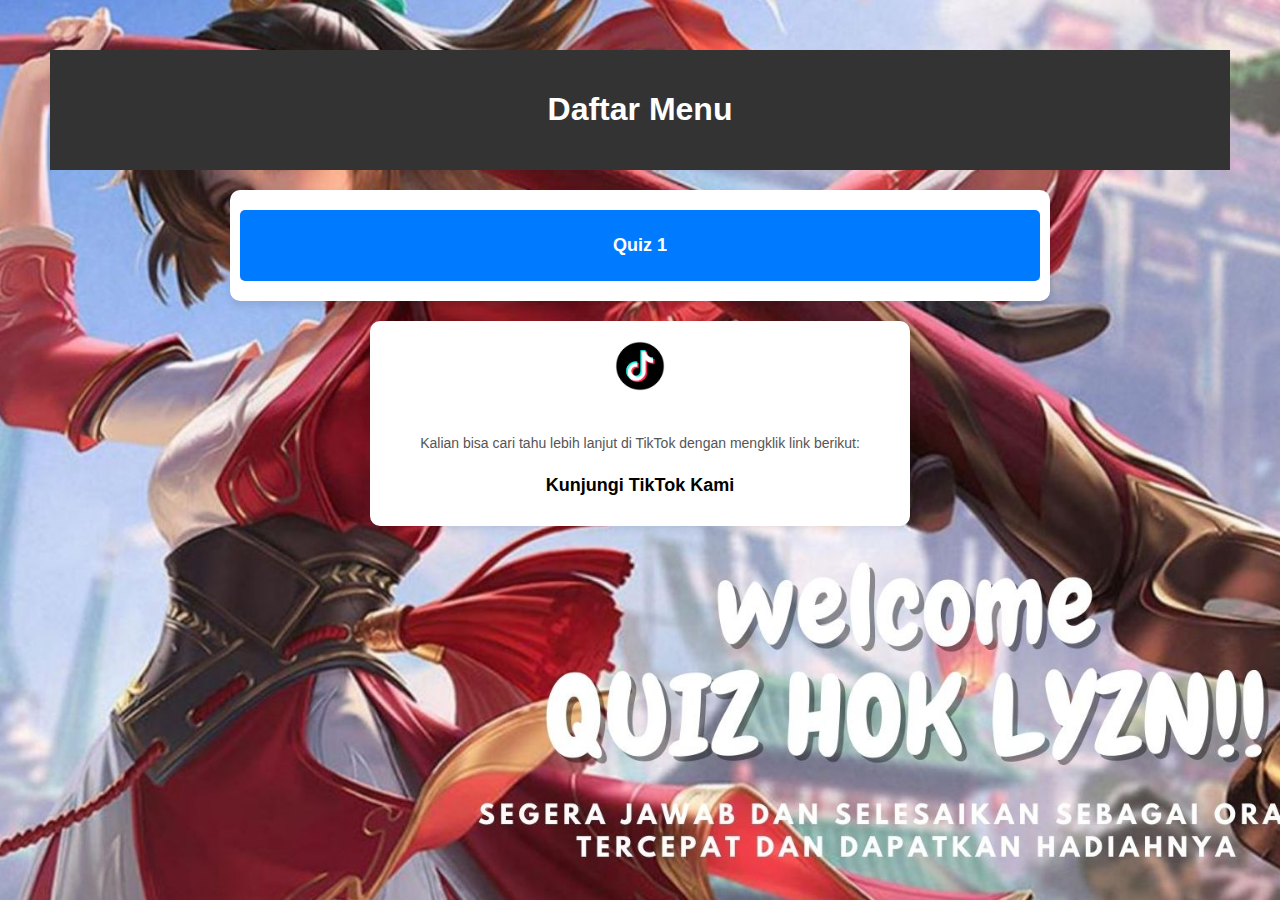
<file: index.html>
<!DOCTYPE html>
<html lang="id">

<head>
    <meta charset="UTF-8">
    <meta name="viewport" content="width=device-width, initial-scale=1.0">
    <title>Menu Scroll dengan Animasi</title>
    <style>
        /* Gaya dasar */
        body {
            font-family: Arial, sans-serif;
            margin: 0;
            padding: 0;
            text-align: center;
            padding: 50px;
            background-image: url('desktop.png.jpg'); /* Gambar background */
            background-size: cover; /* Gambar akan menutupi seluruh layar */
            background-position: center; /* Posisi gambar di tengah */
            background-attachment: fixed; /* Membuat gambar tetap di posisi saat scroll */
        }

        .container {
            background: #ffffff;
            padding: 20px;
            border-radius: 10px;
            box-shadow: 0 2px 10px rgba(0, 0, 0, 0.1);
            max-width: 500px;
            margin: auto;
        }

        .tiktok-icon {
            width: 50px;
            margin-bottom: 20px;
        }

        .link-tiktok {
            text-decoration: none;
            font-size: 18px;
            color: #000;
            font-weight: bold;
        }

        .link-tiktok:hover {
            color: #0088cc;
        }

        .keterangan {
            font-size: 14px;
            color: #555;
            margin-top: 20px;
        }

        header {
            text-align: center;
            padding: 20px;
            background-color: #333;
            color: #fff;
        }

        .menu-container {
            max-width: 800px;
            margin: 20px auto;
            padding: 10px;
            background-color: #fff;
            box-shadow: 0 4px 8px rgba(0, 0, 0, 0.1);
            border-radius: 10px;
        }

        .menu-list {
            list-style-type: none;
            padding: 0;
            margin: 0;
            max-height: 400px;
            overflow-y: auto;
        }

        .menu-list li {
            padding: 15px 20px;
            margin: 10px 0;
            background-color: #007bff;
            color: white;
            font-size: 18px;
            border-radius: 5px;
            transition: background-color 0.3s ease, transform 0.3s ease;
            cursor: pointer;
        }

        .menu-list li:hover {
            background-color: #0056b3;
            transform: translateX(10px);
        }

        /* Scrollbar custom */
        .menu-list::-webkit-scrollbar {
            width: 8px;
        }

        .menu-list::-webkit-scrollbar-track {
            background: #f1f1f1;
            border-radius: 10px;
        }

        .menu-list::-webkit-scrollbar-thumb {
            background: #888;
            border-radius: 10px;
        }

        .menu-list::-webkit-scrollbar-thumb:hover {
            background: #555;
        }

        a {
            text-decoration: none;
            font-size: 18px;
            color: #ffffff;
            padding: 10px 20px;
            display: inline-block;
            border-radius: 5px;
            font-weight: bold;
            transition: background-color 0.3s;
        }

        a:hover {
            background-color: #005f99;
            color: #ffffff;
        }

        /* Animasi */
        @keyframes fadeInUp {
            from {
                opacity: 0;
                transform: translateY(20px);
            }

            to {
                opacity: 1;
                transform: translateY(0);
            }
        }

        .menu-list li {
            animation: fadeInUp 0.5s ease forwards;
        }
    </style>
</head>

<body>
    <header>
        <h1>Daftar Menu</h1>
    </header>
    <div class="menu-container">
        <ul class="menu-list">
            <li><a href="/quiz1/index.html" target="_blank">Quiz 1</a></li>
        </ul>
    </div>
    <div class="container">
        <img src="tiktok.webp" alt="TikTok" class="tiktok-icon">
        <p class="keterangan">Kalian bisa cari tahu lebih lanjut di TikTok dengan mengklik link berikut:</p>
        <a href="https://www.tiktok.com/@lyzn_id?lang=en" target="_blank" class="link-tiktok">Kunjungi TikTok Kami</a>
    </div>

    <script>
        // JavaScript untuk menambahkan efek interaksi atau animasi tambahan jika diperlukan
        document.querySelectorAll('.menu-list li').forEach(item => {
            item.addEventListener('click', () => {
                alert(`Anda memilih ${item.textContent}`);
            });
        });
    </script>
</body>

</html>
</file>
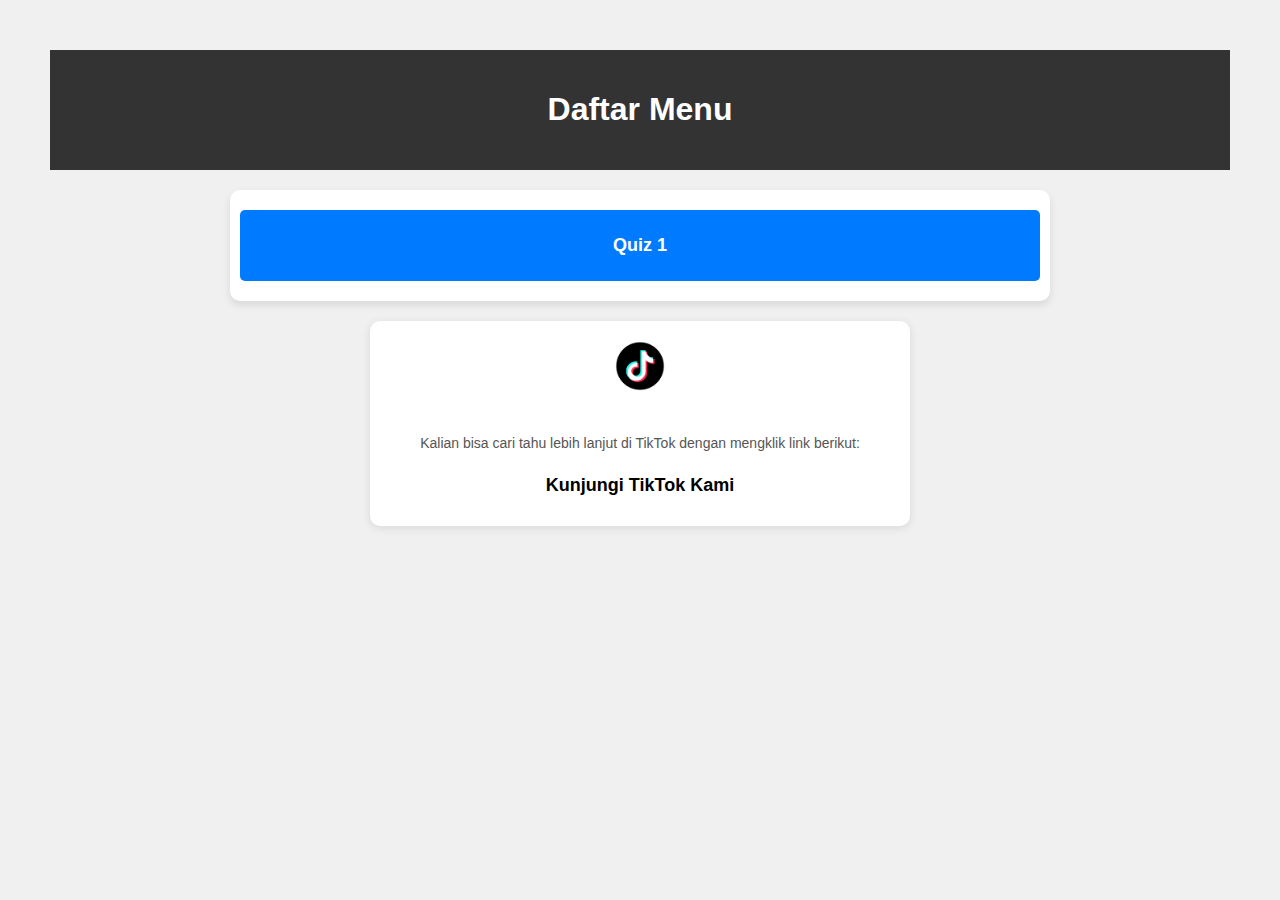
<file: menu/index.html>
<!DOCTYPE html>
<html lang="id">
<head>
    <meta charset="UTF-8">
    <meta name="viewport" content="width=device-width, initial-scale=1.0">
    <title>Menu Scroll dengan Animasi</title>
    <style>
        /* Gaya dasar */
        body {
            font-family: Arial, sans-serif;
            margin: 0;
            padding: 0;
            background-color: #f4f4f4;
        
            font-family: Arial, sans-serif;
            text-align: center;
            padding: 50px;
            background-color: #f0f0f0;
        }
        
        .container {
            background: #ffffff;
            padding: 20px;
            border-radius: 10px;
            box-shadow: 0 2px 10px rgba(0, 0, 0, 0.1);
            max-width: 500px;
            margin: auto;
        }
        .tiktok-icon {
            width: 50px;
            margin-bottom: 20px;
        }
        .link-tiktok {
            text-decoration: none;
            font-size: 18px;
            color: #000;
            font-weight: bold;
        }
        .link-tiktok:hover {
            color: #0088cc;
        }
        .keterangan {
            font-size: 14px;
            color: #555;
            margin-top: 20px;
        }

        header {
            text-align: center;
            padding: 20px;
            background-color: #333;
            color: #fff;
        }

        .menu-container {
            max-width: 800px;
            margin: 20px auto;
            padding: 10px;
            background-color: #fff;
            box-shadow: 0 4px 8px rgba(0, 0, 0, 0.1);
            border-radius: 10px;
        }

        .menu-list {
            list-style-type: none;
            padding: 0;
            margin: 0;
            max-height: 400px;
            overflow-y: auto;
        }

        .menu-list li {
            padding: 15px 20px;
            margin: 10px 0;
            background-color: #007bff;
            color: white;
            font-size: 18px;
            border-radius: 5px;
            transition: background-color 0.3s ease, transform 0.3s ease;
            cursor: pointer;
        }

        .menu-list li:hover {
            background-color: #0056b3;
            transform: translateX(10px);
        }

        /* Scrollbar custom */
        .menu-list::-webkit-scrollbar {
            width: 8px;
        }

        .menu-list::-webkit-scrollbar-track {
            background: #f1f1f1;
            border-radius: 10px;
        }

        .menu-list::-webkit-scrollbar-thumb {
            background: #888;
            border-radius: 10px;
        }

        .menu-list::-webkit-scrollbar-thumb:hover {
            background: #555;
        }
        a {
            text-decoration: none;
            font-size: 18px;
            color: #ffffff; /* Teks link tetap putih */
            padding: 10px 20px;
            display: inline-block;
          
            border-radius: 5px;
            font-weight: bold;
            transition: background-color 0.3s;
        }
        a:hover {
            background-color: #005f99;
            color: #ffffff; /* Tetap putih saat di-hover */
        }
        /* Animasi */
        @keyframes fadeInUp {
            from {
                opacity: 0;
                transform: translateY(20px);
            }
            to {
                opacity: 1;
                transform: translateY(0);
            }
        }

        .menu-list li {
            animation: fadeInUp 0.5s ease forwards;
        }
    </style>
</head>
<body>
    <header>
        <h1>Daftar Menu</h1>
    </header>
    <div class="menu-container">
        <ul class="menu-list">
            <li><a href="/quiz1/index.html" target="_blank">Quiz 1</a></li>
        </ul>
    </div>
    <div class="container">
        <img src="tiktok.webp" alt="TikTok" class="tiktok-icon">
        <p class="keterangan">Kalian bisa cari tahu lebih lanjut di TikTok dengan mengklik link berikut:</p>
        <a href="https://www.tiktok.com/@lyzn_id?lang=en" target="_blank" class="link-tiktok">Kunjungi TikTok Kami</a>
    </div>

    <script>
        // JavaScript untuk menambahkan efek interaksi atau animasi tambahan jika diperlukan
        document.querySelectorAll('.menu-list li').forEach(item => {
            item.addEventListener('click', () => {
                alert(`Anda memilih ${item.textContent}`);
            });
        });
    </script>
</body>
</html>
</file>
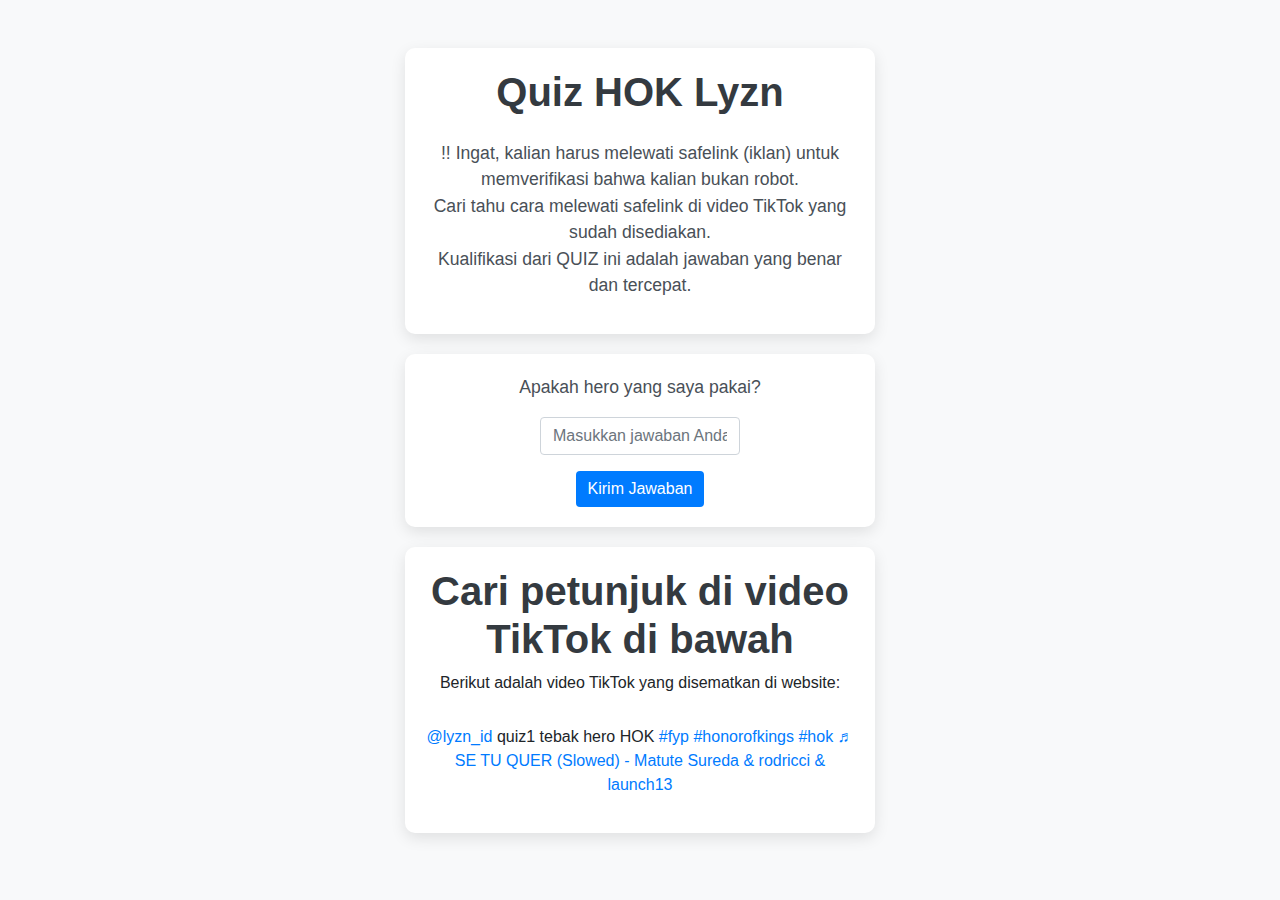
<file: quiz1/index.html>
<!DOCTYPE html>
<html lang="en">

<head>
    <meta charset="UTF-8">
    <meta name="viewport" content="width=device-width, initial-scale=1.0">
    <title>Quiz Honor of King Lyzn</title>
    <!-- Bootstrap CSS -->
    <link href="https://stackpath.bootstrapcdn.com/bootstrap/4.5.2/css/bootstrap.min.css" rel="stylesheet">
    <!-- Custom CSS -->
    <link rel="stylesheet" href="style.css">
    <style>
        body {
            background-color: #f8f9fa;
            font-family: 'Arial', sans-serif;
        }

        h1 {
            font-weight: bold;
            color: #343a40;
        }

        .content-box {
            background-color: #ffffff;
            padding: 20px;
            border-radius: 10px;
            margin-bottom: 20px;
            box-shadow: 0 5px 15px rgba(0, 0, 0, 0.1);
        }

        .question {
            font-size: 1.1rem;
            color: #495057;
        }

        #submit-btn {
            background-color: #007bff;
            border: none;
        }

        #submit-btn:hover {
            background-color: #0056b3;
        }

        #popup {
            display: none;
            position: fixed;
            top: 50%;
            left: 50%;
            transform: translate(-50%, -50%);
            background-color: rgba(0, 0, 0, 0.7);
            padding: 20px;
            border-radius: 10px;
            z-index: 1000;
        }

        .popup-content {
            background-color: #ffffff;
            padding: 20px;
            border-radius: 10px;
            text-align: center;
            box-shadow: 0 5px 15px rgba(0, 0, 0, 0.3);
            animation: popupAnimation 0.5s ease-in-out;
        }

        @keyframes popupAnimation {
            0% {
                transform: scale(0);
                opacity: 0;
            }

            100% {
                transform: scale(1);
                opacity: 1;
            }
        }

        #close-btn {
            background-color: #6c757d;
            border: none;
        }

        #close-btn:hover {
            background-color: #5a6268;
        }

        .tiktok-embed {
            margin-top: 30px;
        }
    </style>
</head>

<body>
    <div class="container mt-5">
        <div class="content-box text-center">
            <h1 class="mb-4">Quiz HOK Lyzn</h1>
            <p class="question">
                !! Ingat, kalian harus melewati safelink (iklan) untuk memverifikasi bahwa kalian bukan robot.<br>
                Cari tahu cara melewati safelink di video TikTok yang sudah disediakan.<br>
                Kualifikasi dari QUIZ ini adalah jawaban yang benar dan tercepat.
            </p>
        </div>

        <div class="content-box text-center">
            <p class="question">Apakah hero yang saya pakai?</p>
            <div class="row justify-content-center">
                <div class="col-md-6">
                    <input type="text" id="answer" class="form-control mb-3" placeholder="Masukkan jawaban Anda">
                </div>
            </div>
            <button id="submit-btn" class="btn btn-primary">Kirim Jawaban</button>
        </div>

        <div id="popup" class="popup">
            <div class="popup-content">
                <span id="popup-message"></span>
                <button id="close-btn" class="btn btn-secondary mt-3">Close</button>
            </div>
        </div>

        <div class="content-box text-center">
            <h1>Cari petunjuk di video TikTok di bawah</h1>
            <p>Berikut adalah video TikTok yang disematkan di website:</p>
            <!-- Embed Video TikTok -->
            <div class="tiktok-embed" data-video-id="7405891154748722437" style="max-width: 605px; min-width: 325px;" data-embed-from="oembed">
                <blockquote class="tiktok-embed" cite="https://www.tiktok.com/@lyzn_id/video/7405891154748722437" data-video-id="7405891154748722437" style="max-width: 605px; min-width: 325px;">
                    <section>
                        <a target="_blank" title="@lyzn_id" href="https://www.tiktok.com/@lyzn_id?refer=embed">@lyzn_id</a>
                        quiz1 tebak hero HOK
                        <a title="fyp" target="_blank" href="https://www.tiktok.com/tag/fyp?refer=embed">#fyp</a>
                        <a title="honorofkings" target="_blank" href="https://www.tiktok.com/tag/honorofkings?refer=embed">#honorofkings</a>
                        <a title="hok" target="_blank" href="https://www.tiktok.com/tag/hok?refer=embed">#hok</a>
                        <a target="_blank" title="♬ SE TU QUER (Slowed) - Matute Sureda &#38; rodricci &#38; launch13" href="https://www.tiktok.com/music/SE-TU-QUER-Slowed-7382578931779553297?refer=embed">♬ SE TU QUER (Slowed) - Matute Sureda &#38; rodricci &#38; launch13</a>
                    </section>
                </blockquote>
                <script async src="https://www.tiktok.com/embed.js"></script>
            </div>
        </div>
    </div>

    <!-- Bootstrap and jQuery -->
    <script src="https://code.jquery.com/jquery-3.5.1.slim.min.js"></script>
    <script src="https://stackpath.bootstrapcdn.com/bootstrap/4.5.2/js/bootstrap.bundle.min.js"></script>
    <!-- Custom JavaScript -->
    <script src="script.js"></script>
</body>

</html>
</file>
<file: quiz1/style.css>
body {
    font-family: Arial, sans-serif;
          
}

.container {
    max-width: 500px;
    margin: auto;
}

.popup {
    display: none;
    position: fixed;
    top: 50%;
    left: 50%;
    transform: translate(-50%, -50%);
    background: white;
    padding: 20px;
    box-shadow: 0 5px 15px rgba(0, 0, 0, 0.3);
    z-index: 1000;
    animation: slideIn 0.5s ease;
}

.popup-content {
    text-align: center;
}

@keyframes slideIn {
    from {
        transform: translate(-50%, -60%);
        opacity: 0;
    }
    to {
        transform: translate(-50%, -50%);
        opacity: 1;
    }
}
</file>
